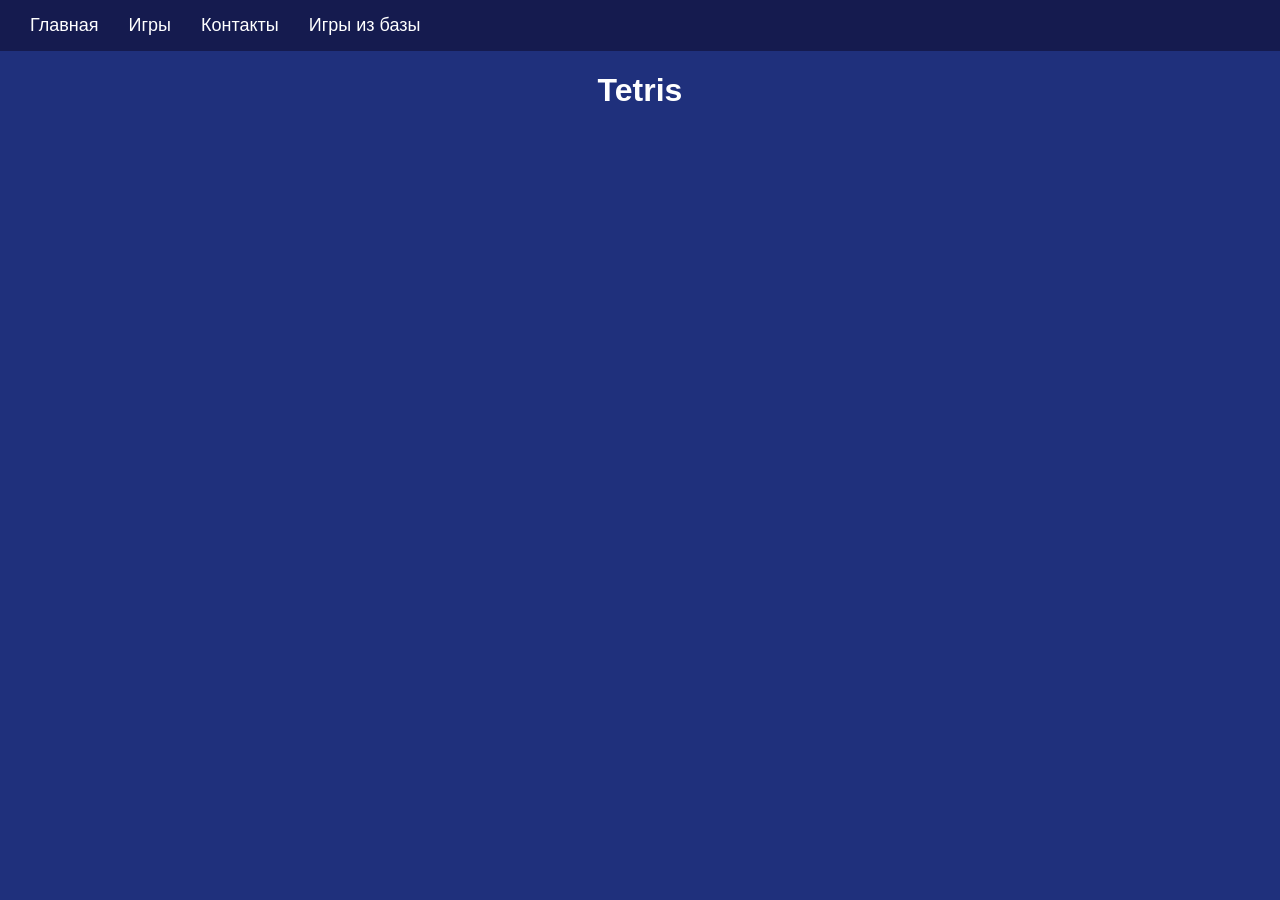
<file: site2.html>
<!DOCTYPE html>
<html lang="ru">

<head>

    <meta charset="UTF-8">

    <meta name="viewport"
          content="width=device-width, initial-scale=1.0">

    <title>Tetris — Игра</title>

   
    <link rel="stylesheet" href="css/styles.css">

</head>

<body>

    <ul class="navigation">
        <li><a href="site.html">Главная</a></li>
        <li><a href="site2.html">Игры</a></li>
        <li><a href="site3.html">Контакты</a></li>
        <li><a href="site4.html">Игры из базы</a></li>
    </ul>

    <h1>Tetris</h1>

    <iframe
        class="game-frame"
        src="https://play.unity.com/api/v1/games/game/c5bf3196-ea19-45f5-9d86-daf2b80e2bc4/build/latest/frame" 
        scrolling="no"
        allowfullscreen="true">
    </iframe>

    
    <script src="js/script.js"></script>

</body>
</html>
</file>
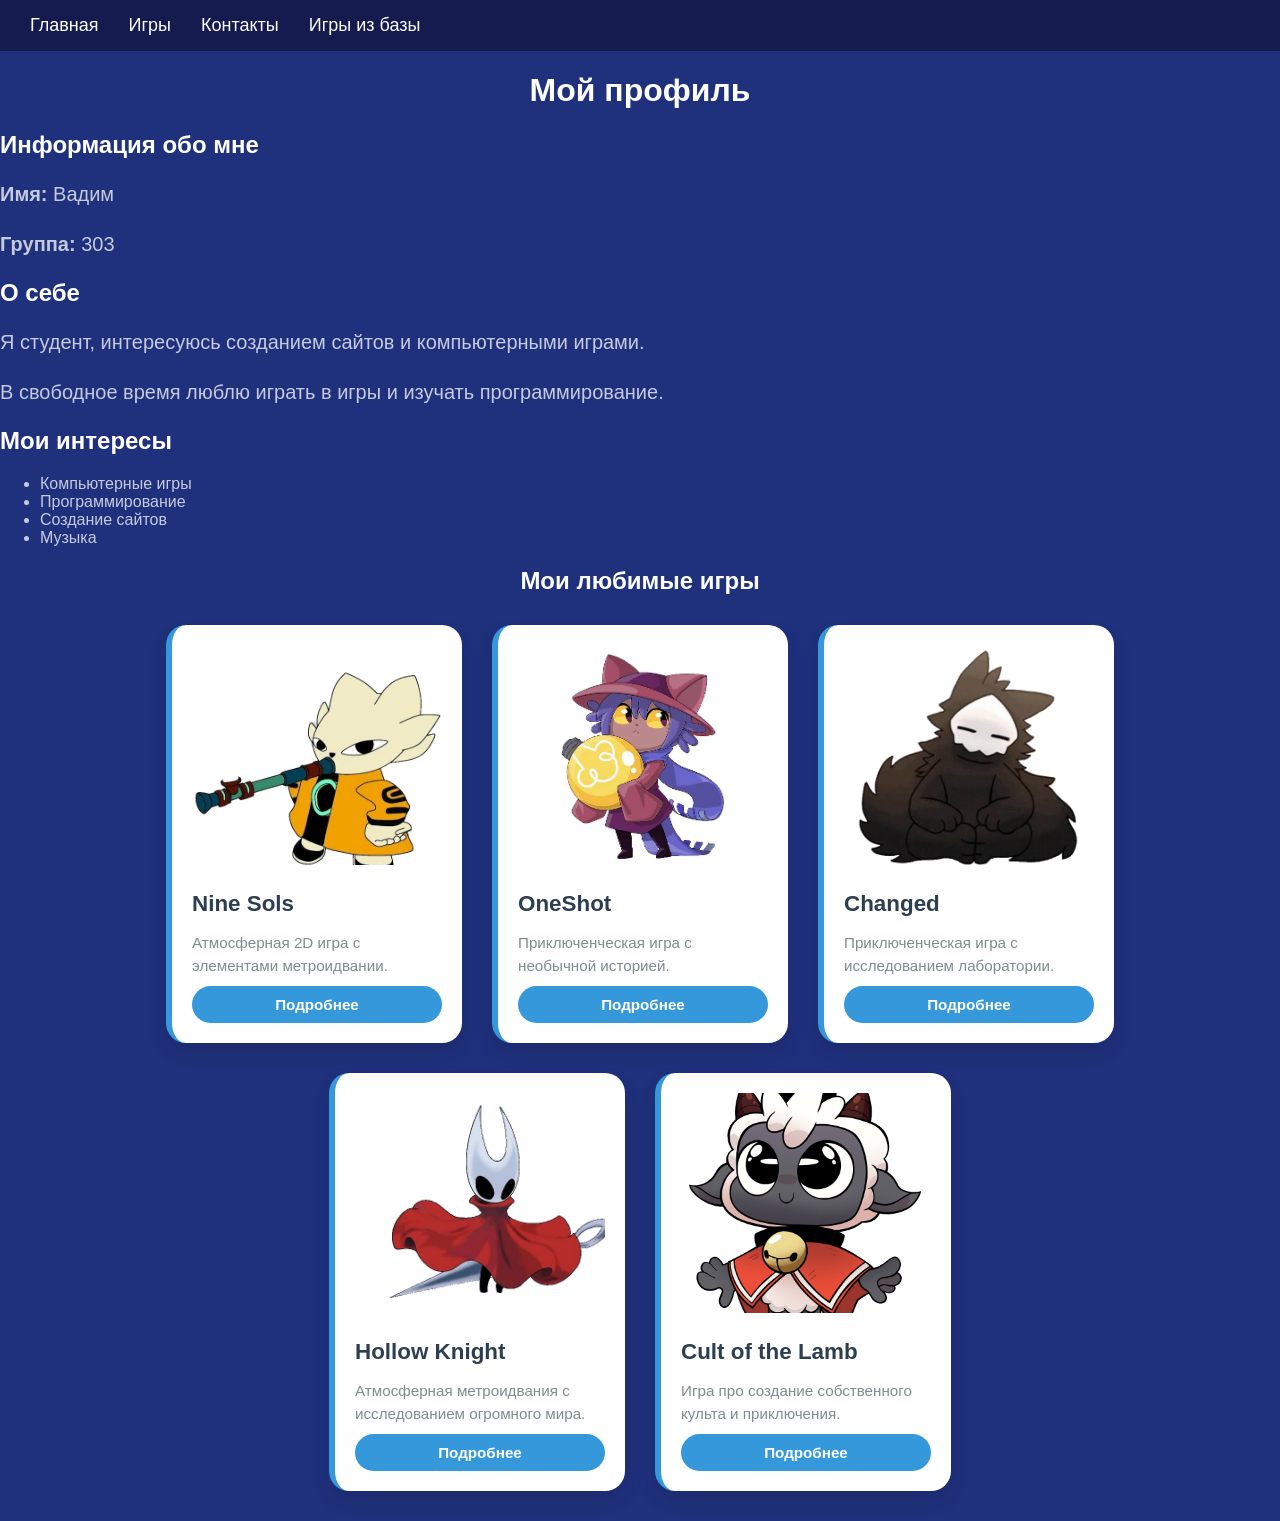
<file: site3.html>
<!DOCTYPE html>
<html lang="ru">

<head>
    <meta charset="UTF-8">
    <meta name="viewport" content="width=device-width, initial-scale=1.0">

    <title>Мой профиль</title>

    <!-- Внешний CSS -->
    <link rel="stylesheet" href="css/styles.css">
</head>

<body>

    
   <ul class="navigation">
        <li><a href="site.html">Главная</a></li>
        <li><a href="site2.html">Игры</a></li>
        <li><a href="site3.html">Контакты</a></li>
        <li><a href="site4.html">Игры из базы</a></li>
    </ul>

    <h1>Мой профиль</h1>

    <h2>Информация обо мне</h2>

    <p>
        <strong>Имя:</strong> Вадим
    </p>

    <p>
        <strong>Группа:</strong> 303
    </p>

    <h2>О себе</h2>

    <p>
        Я студент, интересуюсь созданием сайтов и компьютерными играми.
    </p>

    <p>
        В свободное время люблю играть в игры и изучать программирование.
    </p>

    <h2>Мои интересы</h2>

    <ul>
        <li>Компьютерные игры</li>
        <li>Программирование</li>
        <li>Создание сайтов</li>
        <li>Музыка</li>
    </ul>

    <h2 style="text-align: center;">
        Мои любимые игры
    </h2>

    <!-- КАРТОЧКИ ИГР -->
    <div class="card-container">

        
        <div class="game-card">

          <img src="image/sols1.png" alt>

            <h3 class="game-title">
                Nine Sols
            </h3>

            <p class="game-short">
                Атмосферная 2D игра с элементами метроидвании.
            </p>

            <button class="details-btn">
                Подробнее
            </button>

            <div class="details">

                <p>
                    <strong>Жанр:</strong> Action / Metroidvania
                </p>

                <p>
                    <strong>Особенность:</strong>
                    Боевая система с парированием атак.
                </p>

                <p>
                    <strong>Разработчик:</strong>
                    Red Candle Games
                </p>

                <p>
                    <a href="https://store.steampowered.com/app/1809540/Nine_Sols/?l=russian">
                        Страница игры в Steam
                    </a>
                </p>

            </div>

        </div>


        
        <div class="game-card">

            <img src="image/niko1.png" alt>

            <h3 class="game-title">
                OneShot
            </h3>

            <p class="game-short">
                Приключенческая игра с необычной историей.
            </p>

            <button class="details-btn">
                Подробнее
            </button>

            <div class="details">

                <p>
                    <strong>Жанр:</strong>
                    Приключение / RPG
                </p>

                <p>
                    <strong>Главный герой:</strong>
                    Нико
                </p>

                <p>
                    <strong>Особенность:</strong>
                    Игра взаимодействует с игроком и ломает четвёртую стену.
                </p>

                <p>
                    <a href="https://store.steampowered.com/app/420530/OneShot/?l=russian">
                        Страница игры в Steam
                    </a>
                </p>

            </div>

        </div>


       
        <div class="game-card">

           <img src="image/puro1.png" alt>

            <h3 class="game-title">
                Changed
            </h3>

            <p class="game-short">
                Приключенческая игра с исследованием лаборатории.
            </p>

            <button class="details-btn">
                Подробнее
            </button>

            <div class="details">

                <p>
                    <strong>Жанр:</strong>
                    Приключение / головоломка
                </p>

                <p>
                    <strong>Главный герой:</strong>
                    Колин
                </p>

                <p>
                    <strong>Особенность:</strong>
                    Исследование лаборатории и решение различных задач.
                </p>

                <p>
                    <a href="https://store.steampowered.com/app/814540/Changed/?l=russian">
                        Страница игры в Steam
                    </a>
                </p>

            </div>

        </div>


        
        <div class="game-card">

            <img src="image/hornet1.png" alt>

            <h3 class="game-title">
                Hollow Knight
            </h3>

            <p class="game-short">
                Атмосферная метроидвания с исследованием огромного мира.
            </p>

            <button class="details-btn">
                Подробнее
            </button>

            <div class="details">

                <p>
                    <strong>Жанр:</strong>
                    Metroidvania / Action
                </p>

                <p>
                    <strong>Разработчик:</strong>
                    Team Cherry
                </p>

                <p>
                    <strong>Особенность:</strong>
                    Большой мир, сложные боссы и множество секретов.
                </p>

                <p>
                    <a href="https://store.steampowered.com/app/1030300/Hollow_Knight_Silksong/?l=russian">
                        Страница игры в Steam
                    </a>
                </p>

            </div>

        </div>


        
        <div class="game-card">

            <img src="image/cult1.png" alt>

            <h3 class="game-title">
                Cult of the Lamb
            </h3>

            <p class="game-short">
                Игра про создание собственного культа и приключения.
            </p>

            <button class="details-btn">
                Подробнее
            </button>

            <div class="details">

                <p>
                    <strong>Жанр:</strong>
                    Action / Roguelike / Симулятор
                </p>

                <p>
                    <strong>Главный герой:</strong>
                    Агнец
                </p>

                <p>
                    <strong>Особенность:</strong>
                    Можно развивать поселение и управлять своим культом.
                </p>

                <p>
                    <a href="https://store.steampowered.com/app/1313140/Cult_of_the_Lamb/">
                        Страница игры в Steam
                    </a>
                </p>

            </div>

        </div>

    </div>

   
    <script src="js/script.js"></script>

</body>
</html>
</file>
<file: css/styles.css>
/* ===== Общие стили сайта ===== */
 
body {
    background-color: #1f307c;
    color: #ffffffbe;
    margin: 0;
    font-family: Arial, sans-serif;
}
 
/* ===== Навигация ===== */
 
.navigation {
    background-color: #151b4f;
    list-style-type: none;
    display: flex;
    padding: 15px 30px;
    margin: 0;
    gap: 30px;
}
 
.navigation a {
    color: white;
    text-decoration: none;
    font-size: 18px;
}
 
.navigation a:hover {
    color: #38BDF8;
}
 
/* ===== Заголовки ===== */
 
h1 {
    text-align: center;
    color: white;
}
 
h2, h3 {
    color: white;
}
 
/* ===== Основной текст ===== */
 
p {
    font-size: 20px;
    line-height: 1.5;
}
 
/* ===== Изображения Tetris ===== */
 
.tetris-images {
    display: flex;
    justify-content: center;
    gap: 40px;
    margin: 30px 0;
}
 
.tetris-images img {
    width: 640px;
    height: 360px;
    object-fit: cover;
    border-radius: 15px;
}
 
/* ===== Ссылка на игру ===== */
 
.game-link {
    color: #38BDF8;
    font-size: 20px;
}
 
/* ===== Контейнер карточек ===== */
 
.card-container {
    display: flex;
    flex-wrap: wrap;
    justify-content: center;
    gap: 30px;
    max-width: 1200px;
    margin: 30px auto;
    padding: 0 20px;
}
 
/* ===== Карточка игры ===== */
 
.game-card {
    background: white;
    color: #2c3e50;
    border-radius: 20px;
    padding: 20px;
    width: 250px;
    box-shadow: 0 10px 20px rgba(0, 0, 0, 0.2);
    transition: transform 0.3s, box-shadow 0.3s;
    border-left: 6px solid #3498db;
}
 
/* Наведение мыши на карточку */
 
.game-card:hover {
    transform: translateY(-8px);
    box-shadow: 0 18px 30px rgba(0, 0, 0, 0.3);
    border-left-color: #e74c3c;
}
 
/* Картинка внутри карточки (для старых статичных карточек на site3.html) */
 
.game-card img {
    width: 100%;
    height: 220px;
    object-fit: cover;
    border-radius: 12px;
}
 
/* Название игры */
 
.game-title {
    font-size: 1.4rem;
    color: #2c3e50;
    margin-bottom: 6px;
}
 
/* Краткое описание */
 
.game-short {
    font-size: 0.95rem;
    color: #7f8c8d;
    margin-bottom: 15px;
}
 
/* ===== Кнопка Подробнее ===== */
 
.details-btn {
    background: #3498db;
    color: white;
    border: none;
    padding: 10px 20px;
    border-radius: 30px;
    font-size: 0.95rem;
    font-weight: 600;
    cursor: pointer;
    transition: background 0.3s, transform 0.2s;
    width: 100%;
}
 
.details-btn:hover {
    background: #2980b9;
    transform: scale(1.02);
}
 
/* ===== Дополнительная информация ===== */
 
.details {
    margin-top: 18px;
    padding: 15px;
    background: #ecf0f1;
    border-radius: 12px;
    font-size: 0.95rem;
    color: #2c3e50;
    line-height: 1.6;
 
    /* Скрыто по умолчанию */
    display: none;
}
 
.details p {
    margin-bottom: 6px;
    font-size: 15px;
}
 
.details strong {
    color: #2c3e50;
}
 
/* ===== Страница игры ===== */
 
.game-frame {
    display: block;
    width: 85%;
    max-width: 1400px;
    height: 700px;
    margin: 30px auto;
    border: none;
    border-radius: 15px;
}
 
/* ========================================== */
/* КАРТОЧКИ ИГР (данные из Firestore)        */
/* ========================================== */
 
.card-container {
    display: flex;
    flex-wrap: wrap;
    justify-content: center;
    gap: 30px;
    max-width: 1200px;
    margin: 30px auto;
    padding: 0 20px;
}
 
.game-card {
    background: white;
    border-radius: 20px;
    padding: 20px;
    width: 250px;
    box-shadow: 0 10px 20px rgba(0, 0, 0, 0.1);
    transition: transform 0.3s, box-shadow 0.3s;
    border-left: 6px solid #3498db;
}
 
.game-card:hover {
    transform: translateY(-8px);
    box-shadow: 0 18px 30px rgba(0, 0, 0, 0.15);
    border-left-color: #e74c3c;
}
 
.game-image {
    width: 100%;
    height: 150px;
    object-fit: cover;
    border-radius: 10px;
    margin-bottom: 15px;
}
 
.game-title {
    font-size: 1.4rem;
    color: #2c3e50;
    margin-bottom: 10px;
}
 
.game-short {
    font-size: 0.95rem;
    color: #7f8c8d;
    margin-bottom: 8px;
}
 
.game-rating {
    font-size: 1rem;
    color: #e67e22;
    font-weight: bold;
}
 
/* Сообщение о загрузке */
#loading {
    text-align: center;
    font-size: 1.2rem;
    color: #7f8c8d;
}








/* ========================================== */
/* ФОРМА ДОБАВЛЕНИЯ ИГРЫ                      */
/* ========================================== */

.add-game-section {
    max-width: 600px;
    margin: 40px auto;
    padding: 30px;
    background: white;
    border-radius: 20px;
    box-shadow: 0 10px 30px rgba(0, 0, 0, 0.1);
}

.add-game-section h2 {
    text-align: center;
    color: #2c3e50;
    margin-bottom: 25px;
    font-size: 1.8rem;
}

.form-group {
    margin-bottom: 20px;
}

.form-group label {
    display: block;
    margin-bottom: 8px;
    color: #34495e;
    font-weight: 600;
    font-size: 0.95rem;
}

.form-group input {
    width: 100%;
    padding: 12px 15px;
    border: 2px solid #e0e0e0;
    border-radius: 10px;
    font-size: 1rem;
    transition: border-color 0.3s, box-shadow 0.3s;
    font-family: inherit;
}

.form-group input:focus {
    outline: none;
    border-color: #3498db;
    box-shadow: 0 0 0 3px rgba(52, 152, 219, 0.1);
}

.form-group input::placeholder {
    color: #bdc3c7;
}

.submit-btn {
    width: 100%;
    padding: 15px;
    background: linear-gradient(135deg, #3498db, #2980b9);
    color: white;
    border: none;
    border-radius: 10px;
    font-size: 1.1rem;
    font-weight: 600;
    cursor: pointer;
    transition: transform 0.2s, box-shadow 0.2s;
}

.submit-btn:hover {
    transform: translateY(-2px);
    box-shadow: 0 8px 20px rgba(52, 152, 219, 0.3);
}

.submit-btn:active {
    transform: translateY(0);
}





/* ========================================== */
/* МОДАЛЬНОЕ ОКНО РЕДАКТИРОВАНИЯ              */
/* ========================================== */

.modal-overlay {
    display: none; /* скрыто по умолчанию */
    position: fixed;
    top: 0;
    left: 0;
    width: 100%;
    height: 100%;
    background: rgba(0, 0, 0, 0.6);
    justify-content: center;
    align-items: center;
    z-index: 1000;
}

.modal-overlay.active {
    display: flex;
}

.modal-window {
    background: white;
    padding: 30px;
    border-radius: 20px;
    max-width: 500px;
    width: 90%;
    box-shadow: 0 20px 60px rgba(0, 0, 0, 0.3);
    animation: modalAppear 0.3s ease;
}

@keyframes modalAppear {
    from {
        opacity: 0;
        transform: scale(0.9);
    }
    to {
        opacity: 1;
        transform: scale(1);
    }
}

.modal-window h2 {
    text-align: center;
    color: #2c3e50;
    margin-bottom: 25px;
}

.modal-actions {
    display: flex;
    gap: 10px;
    margin-top: 20px;
}

.cancel-btn,
.save-btn {
    flex: 1;
    padding: 12px;
    border: none;
    border-radius: 10px;
    font-size: 1rem;
    font-weight: 600;
    cursor: pointer;
    transition: 0.3s;
}

.cancel-btn {
    background: #ecf0f1;
    color: #2c3e50;
}

.cancel-btn:hover {
    background: #bdc3c7;
}

.save-btn {
    background: #27ae60;
    color: white;
}

.save-btn:hover {
    background: #229954;
}

/* ========================================== */
/* КНОПКИ УПРАВЛЕНИЯ НА КАРТОЧКАХ             */
/* ========================================== */

.card-actions {
    display: flex;
    gap: 10px;
    margin-top: 15px;
    padding-top: 15px;
    border-top: 1px solid #ecf0f1;
}

.edit-btn,
.delete-btn {
    flex: 1;
    padding: 8px 12px;
    border: none;
    border-radius: 8px;
    font-size: 0.85rem;
    font-weight: 600;
    cursor: pointer;
    transition: transform 0.2s, box-shadow 0.2s;
}

.edit-btn {
    background: #f39c12;
    color: white;
}

.edit-btn:hover {
    background: #e67e22;
    transform: translateY(-2px);
    box-shadow: 0 4px 10px rgba(243, 156, 18, 0.3);
}

.delete-btn {
    background: #e74c3c;
    color: white;
}

.delete-btn:hover {
    background: #c0392b;
    transform: translateY(-2px);
    box-shadow: 0 4px 10px rgba(231, 76, 60, 0.3);
}
</file>
